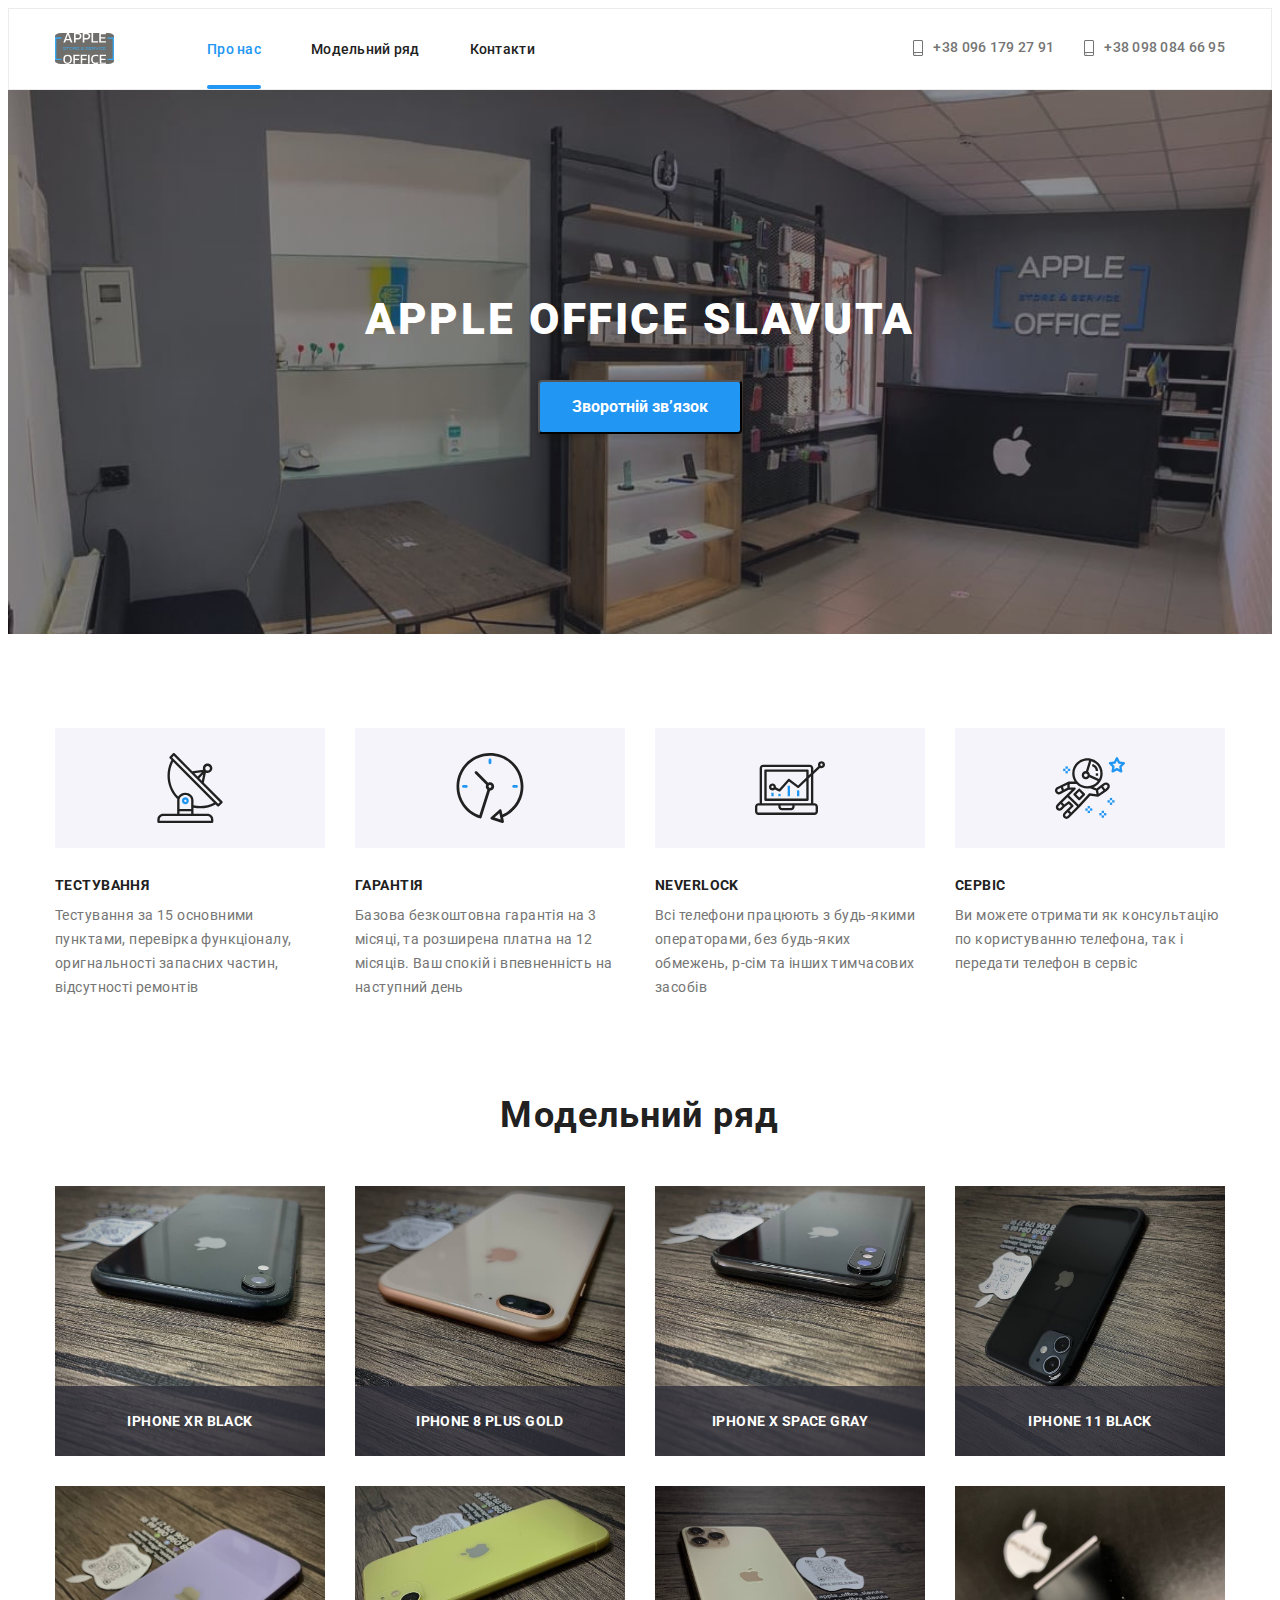
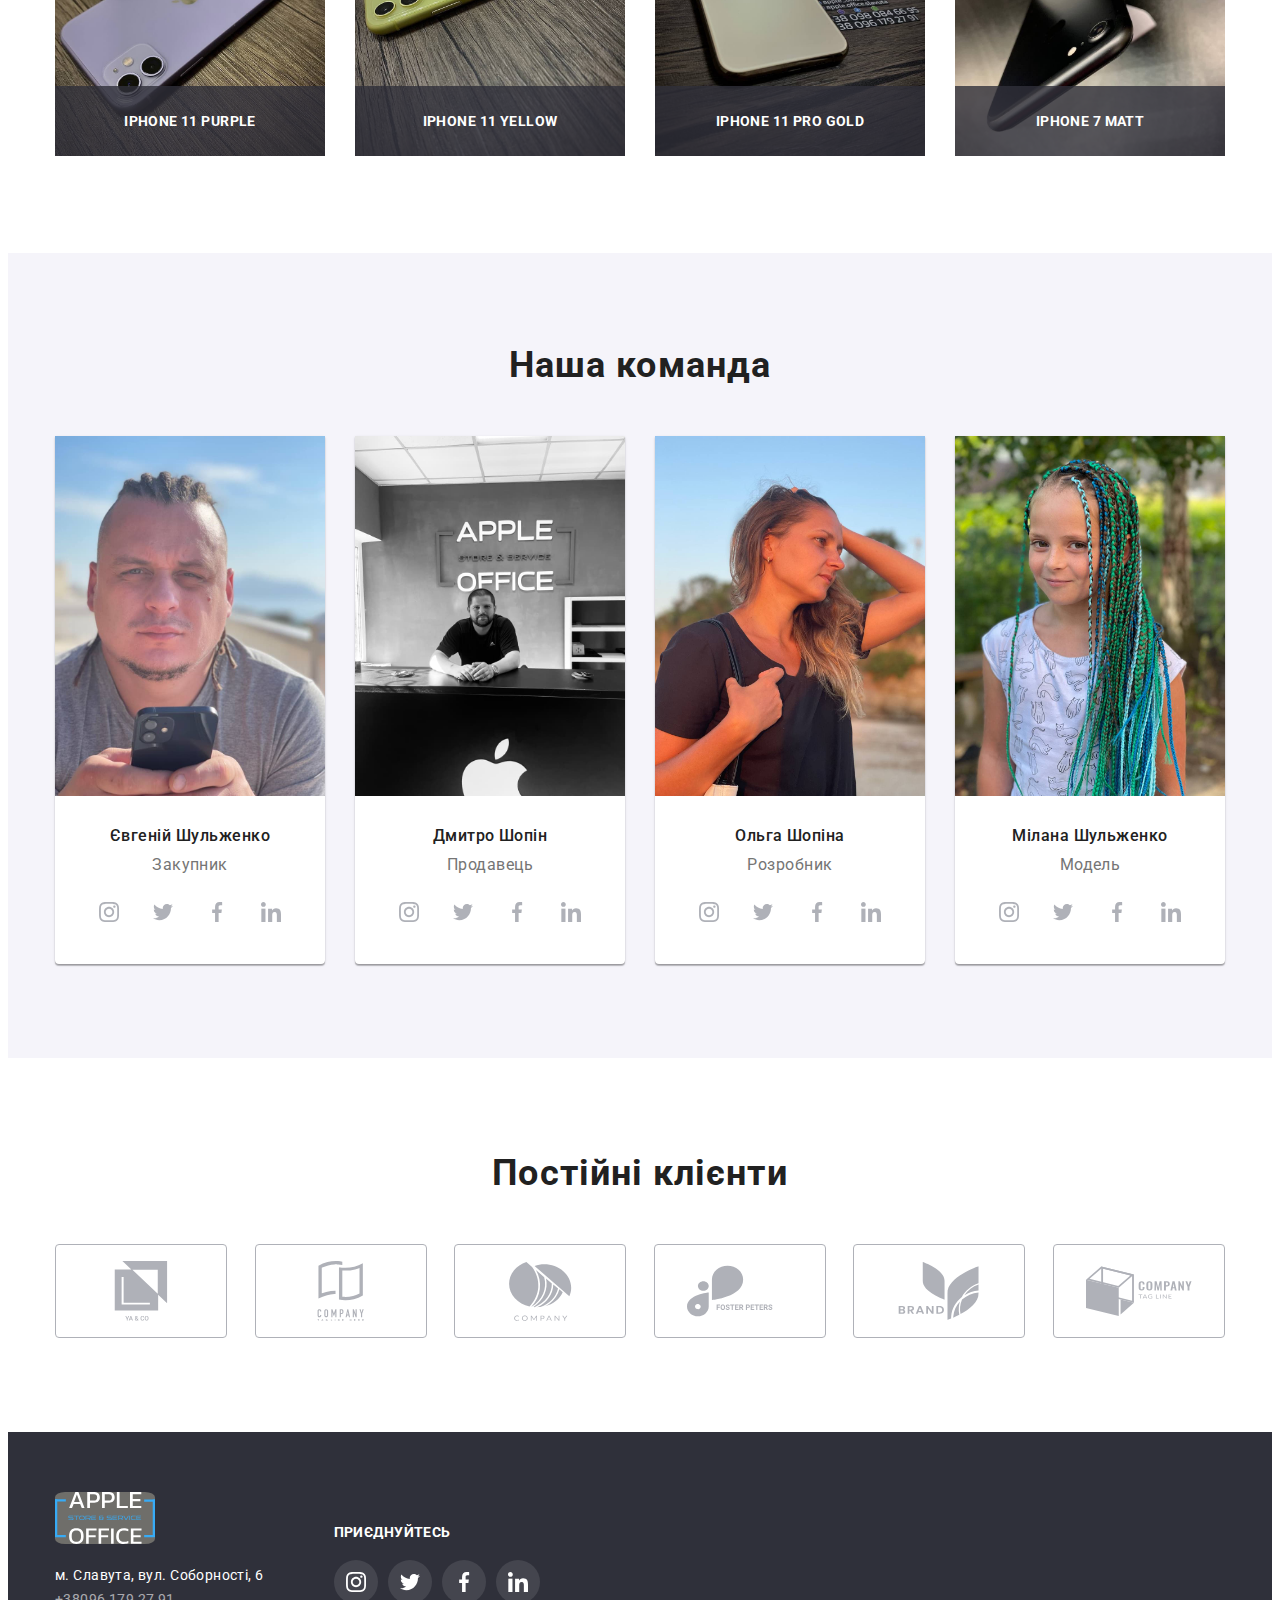
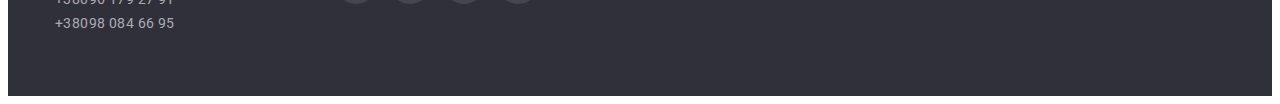
<file: index.html>
<!DOCTYPE html>
<html lang="ru">
<head>
    <meta charset="UTF-8">
    <meta http-equiv="X-UA-Compatible" content="IE=edge">
    <meta name="viewport" content="width=device-width, initial-scale=1.0">
    <title lang="en">Apple Office</title>
    <link rel="preconnect" href="https://fonts.googleapis.com">
    <link rel="preconnect" href="https://fonts.gstatic.com" crossorigin>
    <link href="https://fonts.googleapis.com/css2?family=Raleway:wght@700&family=Roboto:wght@400;500;700;900&display=swap"
        rel="stylesheet">
    <link rel="stylesheet" href="https://cdnjs.cloudflare.com/ajax/libs/modern-normalize/1.0.0/modern-normalize.min.css"
        integrity="sha512-ISS7cAi1PEhQ8jnbJpJZMd29NlhNj4AWYyLOSp2CE/CsHxTCu+r+t0D2yoJudVrd0/8fTVPUVDzY5Tvli75u/g=="
        crossorigin="anonymous" referrerpolicy="no-referrer" />
    <link rel="stylesheet" href="https://cdnjs.cloudflare.com/ajax/libs/animate.css/4.1.1/animate.min.css" />
        <link rel="stylesheet" href="./css/styles.css">
</head>

<body>
    <header class="header">
        <div class="conteiner">
        <nav class="header-nav">
            <a class="logo link animate__fadeIn" href="./index.html">
                <img class="logo-img" src="./images/logo.svg" alt="логотип" width="59">
            </a>
            <ul class="nav-list list">
                <li class="nav-item">
                    <a class="nav-link link active" href="./index.html">Про нас</a>
                </li>
                <li class="nav-item">
                    <a class="nav-link link" href="./models.html">Модельний ряд</a>
                </li>
                <li class="nav-item">
                    <a class="nav-link link" href="./index.html">Контакти</a>
                </li>
            </ul>
        </nav>
            <ul class="header-contact-list list">
                <li class="header-contact-item">
        <a class="contact-link1 link" href="tel:+380961792791">
            <svg class="contact-icon-smartphone1">
                <use href="./images/sprite.svg#icon-smartphone">
                </use>
            </svg>
            +38 096 179 27 91
        </a>
        </li>
                <li class="header-contact-item">
        <a class="contact-link2 link" href="tel:+380980846695">
            <svg class="contact-icon-smartphone2">
                <use href="./images/sprite.svg#icon-smartphone">
                </use>
            </svg>
            +38 098 084 66 95</a>
                </li>
    </ul>  
    </div>
    </header>

    <main>
        <!--HERO-->
        <section class="hero">
            <div class="conteiner">
            <h1 class="hero-title" lang="en">Apple Office Slavuta</h1>
            <div class="hero-button-magic">
            <button class="modal-button" type="button" data-modal-open>Зворотній звʼязок</button>
            </div>
        </div>
        </section>

        <!--BENEFITS-->
        <section class="benefits">
            <div class="conteiner">
            <ul class="benefits-list">
                <li class="benefits-item list">
                    <div class="benefits-icon-bg">
                        <svg class="benefits-icon-icon">
                            <use href="./images/sprite.svg#icon-antenna"></use>
                        </svg>
                    </div>
                    <h3 class="benefits-title">Тестування</h3>
                    <p class="benefits-text">Тестування за 15 основними пунктами, перевірка функціоналу, оригнальності
                        запасних частин, відсутності ремонтів</p>
                </li>
                <li class="benefits-item list">
                    <div class="benefits-icon-bg">
                        <svg class="benefits-icon-icon">
                            <use href="./images/sprite.svg#icon-clock"></use>
                        </svg>
                    </div>
                    <h3 class="benefits-title">Гарантія</h3>
                    <p class="benefits-text">Базова безкоштовна гарантія на 3 місяці, та розширена платна на 12 місяців. Ваш спокій і впевненність на наступний день
                    </p>
                </li>
                <li class="benefits-item list">
                    <div class="benefits-icon-bg">
                        <svg class="benefits-icon-icon">
                            <use href="./images/sprite.svg#icon-diagram"></use>
                        </svg>
                    </div>
                    <h3 class="benefits-title" lang="en">Neverlock</h3>
                    <p class="benefits-text">Всі телефони працюють з будь-якими операторами, без будь-яких обмежень,
                        р-сім та інших тимчасових засобів</p>
                </li>
                <li class="benefits-item list">
                    <div class="benefits-icon-bg">
                        <svg class="benefits-icon-icon">
                            <use href="./images/sprite.svg#icon-astronaut"></use>
                        </svg>
                    </div>
                    <h3 class="benefits-title">Сервіс</h3>
                    <p class="benefits-text">Ви можете отримати як консультацію по користуванню телефона, так і передати
                        телефон в сервіс</p>
                </li>
            </ul>
            </div>
        </section>

        <!--MODELS-->
        <section class="models">
            <div class="conteiner">
            <h2 class="title">Модельний ряд</h2>
            <ul class="models-list list">
                <li class="models-item">
                <div class="models-div-for-text">
                    <img class="models-img" src="./images/models/model-1.jpg" alt="Айфон ІКС АР" width="270" height="260">
                <p class="models-absolute-text">
                    iPhone Xr Black
                </p>
                </div>
                </li>
                <li class="models-item">
                <div class="models-div-for-text">
                    <img class="models-img" src="./images/models/model-2.jpg" alt="Айфон 8 Плюс" width="270" height="260">
                <p class="models-absolute-text">
                    iPhone 8 Plus Gold
                </p>
                </div>
                </li>
                <li class="models-item">
                <div class="models-div-for-text">
                    <img class="models-img" src="./images/models/model-3.jpg" alt="Айфон ІКС" width="270" height="260">
                <p class="models-absolute-text">
                    iPhone X Space Gray
                </p>
                </div>
                </li>
                <li class="models-item">
                <div class="models-div-for-text">
                    <img class="models-img" src="./images/models/model-4.jpg" alt="Айфон 11" width="270" height="260">
                <p class="models-absolute-text">
                    iPhone 11 Black
                </p>
                </div>
                </li>
                <li class="models-item">
                <div class="models-div-for-text">
                    <img class="models-img" src="./images/models/model-5.jpg" alt="Айфон 11" width="270" height="260">
                <p class="models-absolute-text">
                    iPhone 11 Purple
                </p>
                </div>
                </li>
                <li class="models-item">
                <div class="models-div-for-text">
                    <img class="models-img" src="./images/models/model-6.jpg" alt="Айфон 11" width="270" height="260">
                <p class="models-absolute-text">
                    iPhone 11 Yellow
                </p>
                </div>
                </li>
                <li class="models-item">
                <div class="models-div-for-text">
                    <img class="models-img" src="./images/models/model-7.jpg" alt="Айфон 11 Про" width="270" height="260">
                <p class="models-absolute-text">
                    iPhone 11 Pro Gold
                </p>
                </div>
                </li>
                <li class="models-item">
                <div class="models-div-for-text">
                    <img class="models-img" src="./images/models/model-8.jpg" alt="Айфон 7" width="270" height="260">
                <p class="models-absolute-text">
                    iPhone 7 Matt
                </p>
                </div>
                </li>
            </ul>
        </div>
        </section>

        <!--SALERS-->
        <section class="salers">
            <div class="conteiner">
            <h2 class="title">Наша команда</h2>
            <ul class="salers-list list">
                <li class="salers-item">
                    <img class="salers-img" src="./images/salers/saler-img-1.jpg" alt="Перший продавець" width="270"
                        height="260">
                    <div class="salers-item-wrapper">
                        <h3 class="salers-2-title">Євгеній Шульженко</h3>
                    <p class="salers-text">Закупник</p>
                    <ul class="social-icon">
                        <il class="social-icon-item list">
                            <a href="https://www.instagram.com/kotfriend/" class="social-icon-link link" target="_blank" rel="noopener noreferrer">
                                <svg class="social-icon-svg">
                                    <use href="./images/sprite.svg#icon-instagram"></use>
                                </svg>
                            </a></il>
                        <il class="social-icon-item list">
                            <a href="" class="social-icon-link link">
                                <svg class="social-icon-svg">
                                    <use href="./images/sprite.svg#icon-twitter"></use>
                                </svg>
                            </a></il>
                        <il class="social-icon-item list">
                            <a href="" class="social-icon-link link">
                                <svg class="social-icon-svg">
                                    <use href="./images/sprite.svg#icon-facebook"></use>
                                </svg>
                            </a></il>
                        <il class="social-icon-item list">
                            <a href="" class="social-icon-link link">
                                <svg class="social-icon-svg">
                                    <use href="./images/sprite.svg#icon-linkedin"></use>
                                </svg>
                            </a></il>
                    </ul>
                    </div>
                </li>
                <li class="salers-item">
                    <img class="salers-img" src="./images/salers/saler-img-2.jpg" alt="Другий продавець" width="270"
                        height="260">
                    <div class="salers-item-wrapper">
                    <h3 class="salers-2-title">Дмитро Шопін</h3>
                    <p class="salers-text">Продавець</p>
                    <ul class="social-icon">
                        <il class="social-icon-item list">
                            <a href="https://www.instagram.com/_dima.shopin_/" class="social-icon-link link" target="_blank" rel="noopener noreferrer">
                                <svg class="social-icon-svg">
                                    <use href="./images/sprite.svg#icon-instagram"></use>
                                </svg>
                            </a>
                        </il>
                        <il class="social-icon-item list">
                            <a href="" class="social-icon-link link">
                                <svg class="social-icon-svg">
                                    <use href="./images/sprite.svg#icon-twitter"></use>
                                </svg>
                            </a>
                        </il>
                        <il class="social-icon-item list">
                            <a href="" class="social-icon-link link">
                                <svg class="social-icon-svg">
                                    <use href="./images/sprite.svg#icon-facebook"></use>
                                </svg>
                            </a>
                        </il>
                        <il class="social-icon-item list">
                            <a href="" class="social-icon-link link">
                                <svg class="social-icon-svg">
                                    <use href="./images/sprite.svg#icon-linkedin"></use>
                                </svg>
                            </a>
                        </il>
                    </ul>
                    </div>
                </li>
                <li class="salers-item">
                    <img class="salers-img" src="./images/salers/saler-img-3.jpg" alt="Другий продавець" width="270" height="260">
                    <div class="salers-item-wrapper">
                    <h3 class="salers-2-title">Ольга Шопіна</h3>
                    <p class="salers-text">Розробник</p>
                    <ul class="social-icon">
                        <il class="social-icon-item list">
                            <a href="https://www.instagram.com/olga.shopina.94/" class="social-icon-link link" target="_blank" rel="noopener noreferrer">
                                <svg class="social-icon-svg">
                                    <use href="./images/sprite.svg#icon-instagram"></use>
                                </svg>
                            </a>
                        </il>
                        <il class="social-icon-item list">
                            <a href="" class="social-icon-link link">
                                <svg class="social-icon-svg">
                                    <use href="./images/sprite.svg#icon-twitter"></use>
                                </svg>
                            </a>
                        </il>
                        <il class="social-icon-item list">
                            <a href="" class="social-icon-link link">
                                <svg class="social-icon-svg">
                                    <use href="./images/sprite.svg#icon-facebook"></use>
                                </svg>
                            </a>
                        </il>
                        <il class="social-icon-item list">
                            <a href="" class="social-icon-link link">
                                <svg class="social-icon-svg">
                                    <use href="./images/sprite.svg#icon-linkedin"></use>
                                </svg>
                            </a>
                        </il>
                    </ul>
                    </div>
                </li>
                <li class="salers-item">
                    <img class="salers-img" src="./images/salers/saler-img-4.jpg" alt="Другий продавець" width="270" height="260">
                    <div class="salers-item-wrapper">
                    <h3 class="salers-2-title">Мілана Шульженко</h3>
                    <p class="salers-text">Модель</p>
                    <ul class="social-icon">
                        <il class="social-icon-item list">
                            <a href="https://www.instagram.com/milana.kotfriend/" class="social-icon-link link" target="_blank" rel="noopener noreferrer">
                                <svg class="social-icon-svg">
                                    <use href="./images/sprite.svg#icon-instagram"></use>
                                </svg>
                            </a>
                        </il>
                        <il class="social-icon-item list">
                            <a href="" class="social-icon-link link">
                                <svg class="social-icon-svg">
                                    <use href="./images/sprite.svg#icon-twitter"></use>
                                </svg>
                            </a>
                        </il>
                        <il class="social-icon-item list">
                            <a href="" class="social-icon-link link">
                                <svg class="social-icon-svg">
                                    <use href="./images/sprite.svg#icon-facebook"></use>
                                </svg>
                            </a>
                        </il>
                        <il class="social-icon-item list">
                            <a href="" class="social-icon-link link">
                                <svg class="social-icon-svg">
                                    <use href="./images/sprite.svg#icon-linkedin"></use>
                                </svg>
                            </a>
                        </il>
                    </ul>
                    </div>
                </li>
            </ul>
            </div>
        </section>

<!--CUSTOMERS-->
    <section class="customers">
        <div class="conteiner">
            <h2 class="title">Постійні клієнти</h2>
            <ul class="customers-list list">
                <il class="customers-item">
                    <a href="" class="customers-link link">
                        <svg class="customers-icon use">
                            <use href="./images/sprite.svg#icon-group1"></use>
                        </svg>
                    </a>
                </il>
                <il class="customers-item">
                    <a href="" class="customers-link link">
                        <svg class="customers-icon use">
                            <use href="./images/sprite.svg#icon-group2"></use>
                        </svg>
                    </a>
                </il>
                <il class="customers-item">
                    <a href="" class="customers-link link">
                        <svg class="customers-icon use">
                            <use href="./images/sprite.svg#icon-group3"></use>
                        </svg>
                    </a>
                </il>
                <il class="customers-item">
                    <a href="" class="customers-link link">
                        <svg class="customers-icon use">
                            <use href="./images/sprite.svg#icon-group4"></use>
                        </svg>
                    </a>
                </il>
                <il class="customers-item">
                    <a href="" class="customers-link link">
                        <svg class="customers-icon use">
                            <use href="./images/sprite.svg#icon-group5"></use>
                        </svg>
                    </a>
                </il>
                <il class="customers-item">
                    <a href="" class="customers-link link">
                        <svg class="customers-icon use">
                            <use href="./images/sprite.svg#icon-group6"></use>
                        </svg>
                    </a>
                </il>
            </ul>
        </div>
    </section>
    </main>

    <!--FOOTER-->
    <footer class="footer">
        <div class="conteiner">
            <div class="footer-left">
            <a class="logo link" href="./index.html">
                <img class="logo-img" src="./images/logo.svg" alt="логотип" width="100" height="52">
            </a>
            <address class="footer-adress adress">
                <ul class="footer-left-list list">
                    <li class="footer-left-item">
                        <a class="footer-left-adress link" href="https://goo.gl/maps/dvm2m9dj2dHpDb23A" target="_blank"
                            rel="noopener noreferrer">
                        м. Славута, вул. Соборності, 6</a>
                    </li>
                    <li class="footer-left-item">
                        <a class="footer-left-contact link" href="tel:+380961792791">+38096 179 27 91</a>
                    </li>
                    <li class="footer-left-item">
                        <a class="footer-left-contact link" href="tel:+380980846695">+38098 084 66 95</a>
                    </li>
                </ul>
            </address>
            </div>
            <div class="footer-right">
                <h3 class="footer-title-social">Приєднуйтесь</h3>
            <ul class="footer-icon-list list">
                <li class="footer-icon-item">
                    <a href="https://www.instagram.com/apple_office_slavuta/" class="footer-icon-link link" target="_blank" rel="noopener noreferrer">
                        <svg class="footer-icon-icon">
                            <use href="./images/sprite.svg#icon-instagram"></use>
                        </svg>
                    </a>
                </li>
                <li class="footer-icon-item">
                    <a href="" class="footer-icon-link link">
                        <svg class="footer-icon-icon">
                            <use href="./images/sprite.svg#icon-twitter"></use>
                        </svg>
                    </a>
                </li>
                <li class="footer-icon-item">
                    <a href="https://www.facebook.com/apple.office.slavuta/shop/" class="footer-icon-link link" target="_blank" rel="noopener noreferrer">
                        <svg class="footer-icon-icon">
                            <use href="./images/sprite.svg#icon-facebook"></use>
                        </svg>
                    </a>
                </li>
                <li class="footer-icon-item">
                    <a href="" class="footer-icon-link link">
                        <svg class="footer-icon-icon">
                            <use href="./images/sprite.svg#icon-linkedin"></use>
                        </svg>
                    </a>
                </li>
            </ul>
            </div>
        </div>
    </footer>

<!--MODAL WINDOWS-->
    <div class="darkbg is-hidden" data-modal> 
        <div class="modal-windows">
            <button type="button" class="modal-windows-button" data-modal-close>
                <svg class="modal-windows-button-icon">
                    <use href="./images/sprite.svg#icon-close"></use>
                </svg>
            </button>
        </div>
    </div>
    <script src="./js/modal.js"></script>
</body>

</html>
</file>
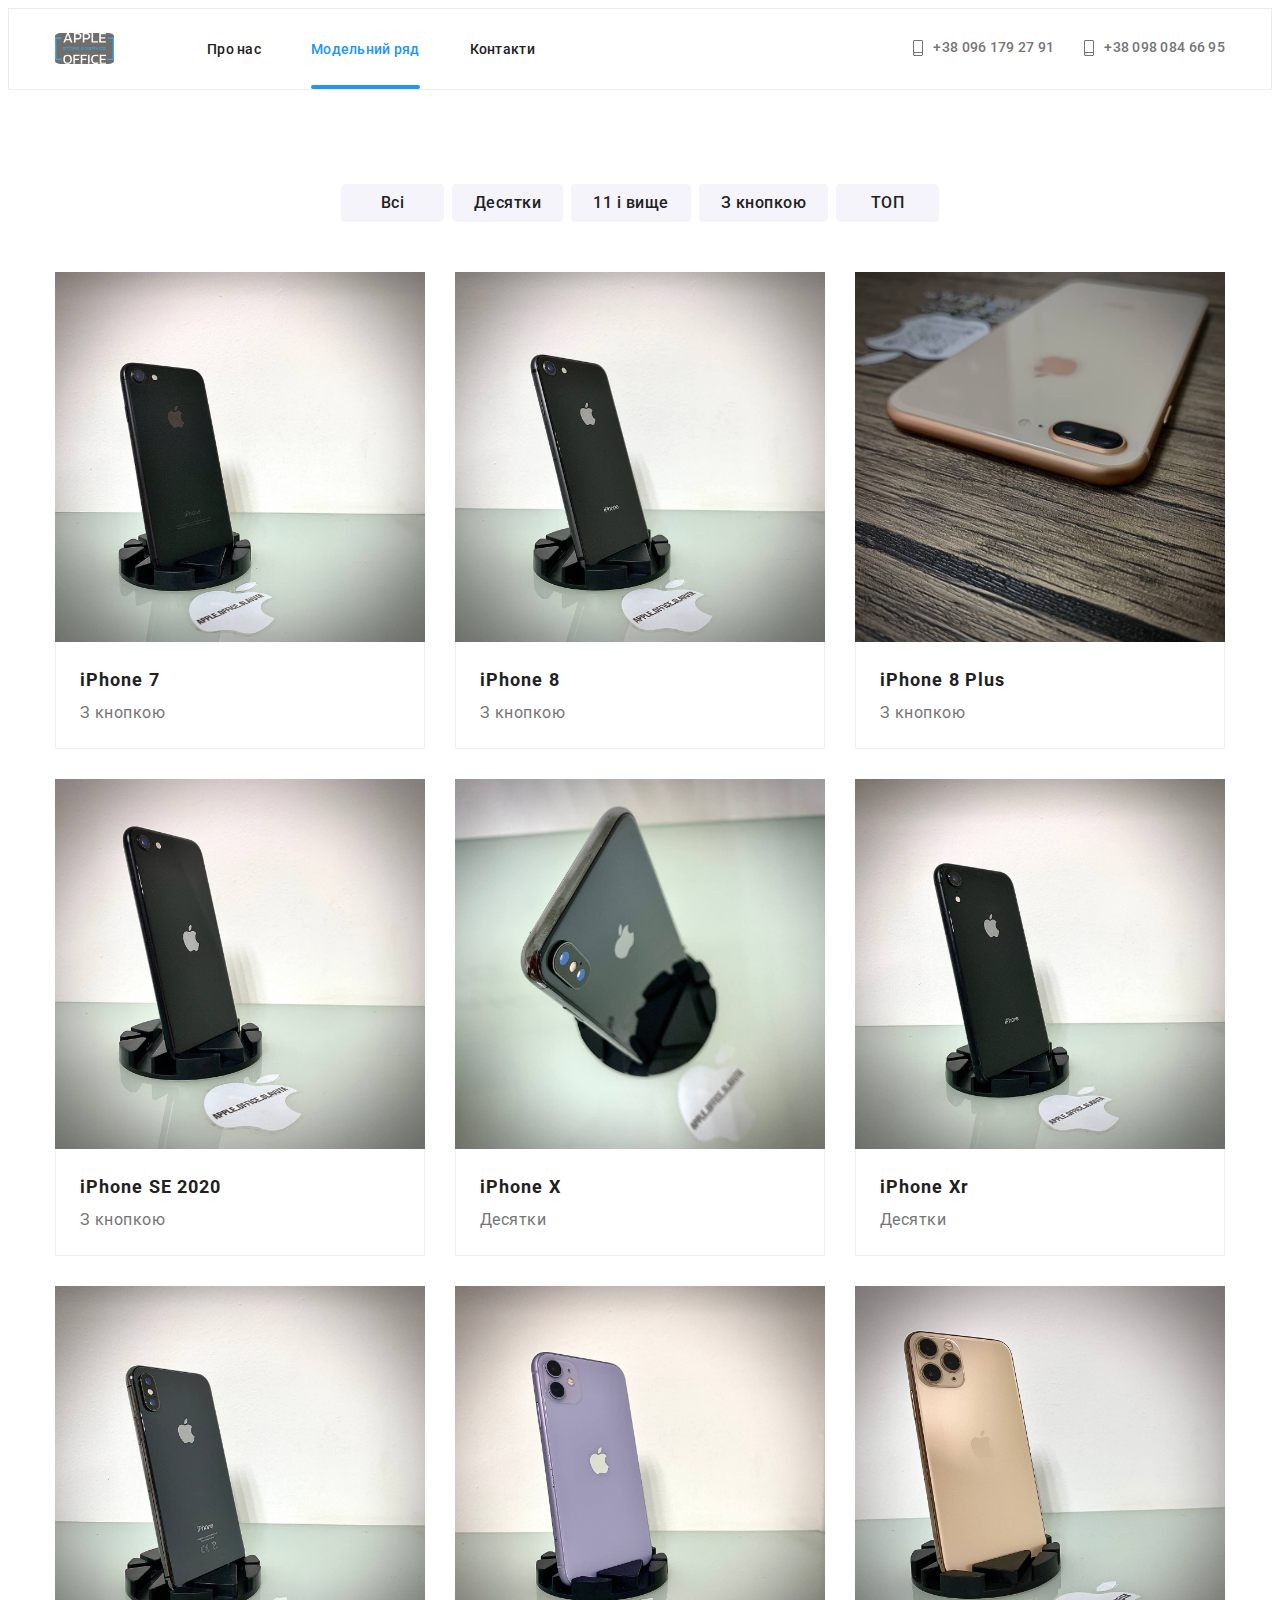
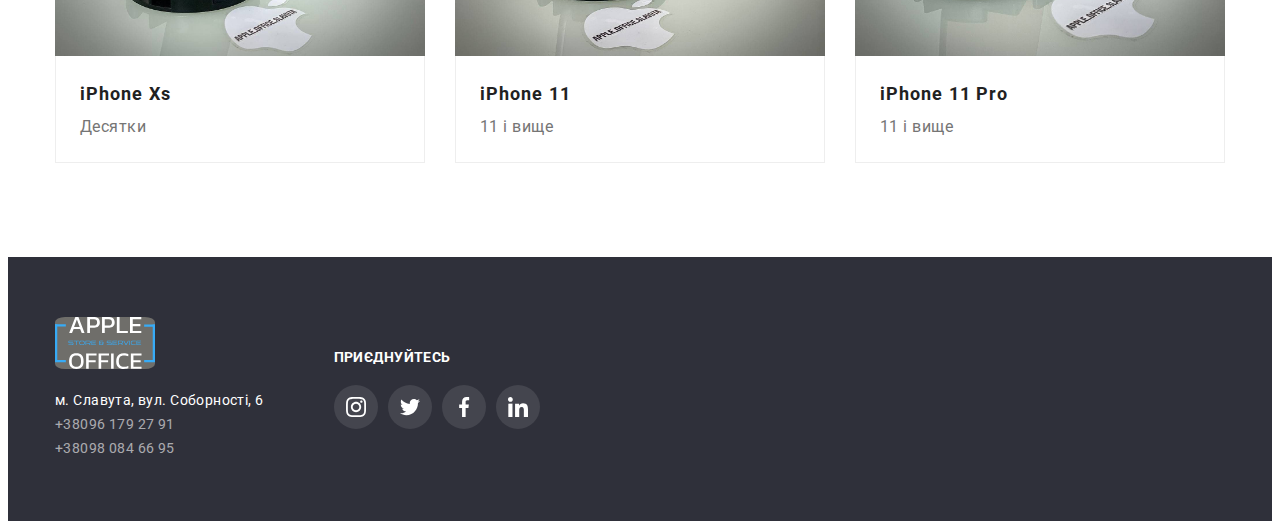
<file: models.html>
<!DOCTYPE html>
<html lang="ru">

<head>
    <meta charset="UTF-8">
    <meta http-equiv="X-UA-Compatible" content="IE=edge">
    <meta name="viewport" content="width=device-width, initial-scale=1.0">
    <title lang="en">Apple Office</title>
    <link rel="preconnect" href="https://fonts.googleapis.com">
    <link rel="preconnect" href="https://fonts.gstatic.com" crossorigin>
    <link
        href="https://fonts.googleapis.com/css2?family=Raleway:wght@700&family=Roboto:wght@400;500;700;900&display=swap"
        rel="stylesheet">
    <link rel="stylesheet" href="https://cdnjs.cloudflare.com/ajax/libs/modern-normalize/1.0.0/modern-normalize.min.css"
        integrity="sha512-ISS7cAi1PEhQ8jnbJpJZMd29NlhNj4AWYyLOSp2CE/CsHxTCu+r+t0D2yoJudVrd0/8fTVPUVDzY5Tvli75u/g=="
        crossorigin="anonymous" referrerpolicy="no-referrer" />
    <link rel="stylesheet" href="./css/styles.css">
</head>

<body>
<header class="header">
    <div class="conteiner">
        <nav class="header-nav">
            <a class="logo link animate__fadeIn" href="./index.html">
                <img class="logo-img" src="./images/logo.svg" alt="логотип" width="59">
            </a>
            <ul class="nav-list list">
                <li class="nav-item">
                    <a class="nav-link link" href="./index.html">Про нас</a>
                </li>
                <li class="nav-item">
                    <a class="nav-link link active" href="./models.html">Модельний ряд</a>
                </li>
                <li class="nav-item">
                    <a class="nav-link link" href="./index.html">Контакти</a>
                </li>
            </ul>
        </nav>
        <ul class="header-contact-list list">
            <li class="header-contact-item">
                <a class="contact-link1 link" href="tel:+380961792791">
                    <svg class="contact-icon-smartphone1">
                        <use href="./images/sprite.svg#icon-smartphone">
                        </use>
                    </svg>
                    +38 096 179 27 91
                </a>
            </li>
            <li class="header-contact-item">
                <a class="contact-link2 link" href="tel:+380980846695">
                    <svg class="contact-icon-smartphone2">
                        <use href="./images/sprite.svg#icon-smartphone">
                        </use>
                    </svg>
                    +38 098 084 66 95</a>
            </li>
        </ul>
    </div>
</header>

    <main>
        <!--Model Space-->
       <section class="model-space">
        <div class="conteiner">
        <ul class="model-space-button-list list">
            <li class="model-space-button-item">
                <button class="model-space-button" type="button">Всі</button>
            </li>
            <li class="model-space-button-item">
                <button class="model-space-button" type="button">Десятки</button>
            </li>
            <li class="model-space-button-item">
                <button class="model-space-button" type="button">11 і вище</button>
            </li>
            <li class="model-space-button-item">
                <button class="model-space-button" type="button">З кнопкою</button>
            </li>
            <li class="model-space-button-item">
                <button class="model-space-button" type="button">ТОП</button>
            </li>
        </ul>
        <ul class="model-space-list list">
            <li class="model-space-item">
                <a href="" class="model-space-link link">
                <div class="for-overlay">
                    <img class="model-space-img" lang="en" src="./images/phones/iphone7.jpg" alt="iPhone 7" width="370" height="294">
                <p class="overlay">Размеры iPhone 7: 138,3×67,1×7,1 мм
                iPhone 7 Plus: 158,2×77,9×7,3 мм[3]
                Масса
                iPhone 7: 138 г
                iPhone 7 Plus: 188 г [3]
                Операционная система iOS 10 (стартовая), iOS 15.6.1 (Август, 2022)
                Процессор Apple A10 Fusion 4 ядра 64 бита 2.34 ГГц[2] ARMv8-A
                </p>
                </div>
                    <div class="model-wrapper">
                <h3 class="model-space-title" lang="en">iPhone 7</h3>
                <p class="model-space-text">З кнопкою</p>
                </div>
                </a>
            </li>
            <li class="model-space-item">
                <a href="" class="model-space-link link">
                    <div class="for-overlay">
                    <img class="model-space-img" lang="en" src="./images/phones/iphone8.jpg" alt="iPhone 8" width="370" height="294">
                    <p class="overlay">
                        Размеры iPhone 8: 138,4×67,3×7,3 мм iPhone 8 Plus: 158,4×78,1×7,5 мм
                        Масса iPhone 8: 148 г iPhone 8 Plus: 202 г
                        Операционная система iOS 11 (стартовая), iOS 15.6.1 (Август, 2022)
                        Процессор Apple A11 Bionic, 6 ядер, 64 бита ARMv8-A</p>
                    </div>
                    <div class="model-wrapper">
                    <h3 class="model-space-title" lang="en">iPhone 8</h3>
                    <p class="model-space-text">З кнопкою</p>
                    </div>
                </a>
            </li>
            <li class="model-space-item">
                <a href="" class="model-space-link link">
                <div class="for-overlay">
                    <img class="model-space-img" lang="en" src="./images/phones/iphone8plus.jpg" alt="iPhone 8 Plus" width="370" height="294">
                <p class="overlay">Размеры
                iPhone 8: 138,4×67,3×7,3 мм
                iPhone 8 Plus: 158,4×78,1×7,5 мм[1]
                Масса
                iPhone 8: 148 г
                iPhone 8 Plus: 202 г[1]
                Операционная система iOS 11 (стартовая), iOS 15.6.1 (Август, 2022)
                Процессор Apple A11 Bionic, 6 ядер, 64 бита ARMv8-A
                </p>
                </div>
                    <div class="model-wrapper">
                <h3 class="model-space-title" lang="en">iPhone 8 Plus</h3>
                <p class="model-space-text">З кнопкою</p>
                </div>
                </a>
            </li>
            <li class="model-space-item">
                <a href="" class="model-space-link link">
                <div class="for-overlay">
                    <img class="model-space-img" lang="en" src="./images/phones/iphonese.jpg" alt="iPhone SE 2020" width="370" height="294">
                <p class="overlay">Размеры 138,4×67,3×7,3 мм
                Масса 148 г
                Операционная система iOS 13 (изначально, доступно обновление до iOS 15)
                Процессор Apple A13 Bionic
                </p>
                </div>
                    <div class="model-wrapper">
                <h3 class="model-space-title" lang="en">iPhone SE 2020</h3>
                <p class="model-space-text">З кнопкою</p>
                </div>
                </a>
            </li>
            <li class="model-space-item">
                <a href="" class="model-space-link link">
                <div class="for-overlay">
                    <img class="model-space-img" lang="en" src="./images/phones/iphonex.jpg" alt="iPhone X" width="370" height="294">
                <p class="overlay">Тип Смартфон
                Форм-фактор Безрамочный
                Масса 174 грамма
                Операционная система iOS 11 (изначально, поддерживается обновление до iOS 16)
                Процессор Apple A11 Bionic
                </p>
                </div>
                    <div class="model-wrapper">
                <h3 class="model-space-title" lang="en">iPhone X</h3>
                <p class="model-space-text">Десятки</p>
                </div>
                </a>
            </li>
            <li class="model-space-item">
                <a href="" class="model-space-link link">
                <div class="for-overlay">
                    <img class="model-space-img" lang="en" src="./images/phones/iphonexr.jpg" alt="iPhone Xr" width="370" height="294">
                <p class="overlay">Размеры 150,9 х 75,7 х 8,3 мм
                Масса 194 г
                Операционная система iOS 12 (изначально, поддерживается обновление до iOS 15)
                Процессор Apple A12 Bionic, 6 ядер
                </p>
                </div>
                    <div class="model-wrapper">
                <h3 class="model-space-title" lang="en">iPhone Xr</h3>
                <p class="model-space-text">Десятки</p>
                </div>
                </a>
            </li>
            <li class="model-space-item">
                <a href="" class="model-space-link link">
                <div class="for-overlay">
                    <img class="model-space-img" lang="en" src="./images/phones/iphonexs.jpg" alt="iPhone Xs" width="370" height="294">
                <p class="overlay">Размеры
                iPhone Xs
                143,6×70,9×7,7 мм
                iPhone XS Max
                157,5×77,4×7,7 мм
                Масса
                XS: 177 г
                XS Max: 208 г
                Операционная система iOS 12 (изначально, поддерживается обновление до iOS 15)
                Процессор Apple A12 Bionic, 6 ядер
                </p>
                </div>
                    <div class="model-wrapper">
                <h3 class="model-space-title" lang="en">iPhone Xs</h3>
                <p class="model-space-text">Десятки</p>
                </div>
                </a>
            </li>
            <li class="model-space-item">
                <a href="" class="model-space-link link">
                <div class="for-overlay">
                    <img class="model-space-img" lang="en" src="./images/phones/iphone11.jpg" alt="iPhone 11" width="370" height="294">
                <p class="overlay">Тип Смартфон
                Форм-фактор Безрамочный
                Масса 194 г
                Операционная система iOS 13 (изначально, поддерживается обновление до iOS 15.6.1)
                Процессор Apple A13 Bionic
                </p>
                </div>
                    <div class="model-wrapper">
                <h3 class="model-space-title" lang="en">iPhone 11</h3>
                <p class="model-space-text">11 і вище</p>
                </div>
                </a>
            </li>
            <li class="model-space-item">
                <a href="" class="model-space-link link">
                <div class="for-overlay">
                    <img class="model-space-img" lang="en" src="./images/phones/iphone11pro.jpg" alt="iPhone 11 Pro" width="370" height="294">
                <p class="overlay">Размеры
                iPhone 11 Pro
                144 x 71,4 x 8,1 мм
                iPhone 11 Pro Max
                158 x 77,8 x 8,1 мм
                Масса
                iPhone 11 Pro
                188 г
                iPhone 11 Pro Max
                226 г
                Операционная система iOS 13 (изначально, поддерживается обновление до iOS 15)
                Процессор Apple A13 Bionic, 6 ядер (Два ядра 2.66 ГГц Lightning, четыре ядра 1.82 ГГц Thunder)
                </p>
                </div>
                    <div class="model-wrapper">
                <h3 class="model-space-title" lang="en">iPhone 11 Pro</h3>
                <p class="model-space-text">11 і вище</p>
                </div>
                </a>
            </li>
        </ul>
        </div>
       </section>
    </main>

<footer class="footer">
    <div class="conteiner">
        <div class="footer-left">
            <a class="logo link" href="./index.html">
                <img class="logo-img" src="./images/logo.svg" alt="логотип" width="100" height="52">
            </a>
            <address class="footer-adress adress">
                <ul class="footer-left-list list">
                    <li class="footer-left-item">
                        <a class="footer-left-adress link" href="https://goo.gl/maps/dvm2m9dj2dHpDb23A" target="_blank"
                            rel="noopener noreferrer">
                            м. Славута, вул. Соборності, 6</a>
                    </li>
                    <li class="footer-left-item">
                        <a class="footer-left-contact link" href="tel:+380961792791">+38096 179 27 91</a>
                    </li>
                    <li class="footer-left-item">
                        <a class="footer-left-contact link" href="tel:+380980846695">+38098 084 66 95</a>
                    </li>
                </ul>
            </address>
        </div>
        <div class="footer-right">
            <h3 class="footer-title-social">Приєднуйтесь</h3>
            <ul class="footer-icon-list list">
                <li class="footer-icon-item">
                    <a href="https://www.instagram.com/apple_office_slavuta/" class="footer-icon-link link"
                        target="_blank" rel="noopener noreferrer">
                        <svg class="footer-icon-icon">
                            <use href="./images/sprite.svg#icon-instagram"></use>
                        </svg>
                    </a>
                </li>
                <li class="footer-icon-item">
                    <a href="" class="footer-icon-link link">
                        <svg class="footer-icon-icon">
                            <use href="./images/sprite.svg#icon-twitter"></use>
                        </svg>
                    </a>
                </li>
                <li class="footer-icon-item">
                    <a href="https://www.facebook.com/apple.office.slavuta/shop/" class="footer-icon-link link"
                        target="_blank" rel="noopener noreferrer">
                        <svg class="footer-icon-icon">
                            <use href="./images/sprite.svg#icon-facebook"></use>
                        </svg>
                    </a>
                </li>
                <li class="footer-icon-item">
                    <a href="" class="footer-icon-link link">
                        <svg class="footer-icon-icon">
                            <use href="./images/sprite.svg#icon-linkedin"></use>
                        </svg>
                    </a>
                </li>
            </ul>
        </div>
    </div>
</footer>
</body>

</html>
</file>
<file: css/styles.css>
:root {
    --main-font: 'Roboto', sans-serif;
    --secondary-font: 'Raleway',sans-serif;
    --accent-color: #2196F3;
    --title-block: 50px;
}

/* ------------ BASICS -------- */
body {
    font-family: var(--main-font);
}
h1,
h2,
h3,
h4,
h5,
h6,
p {
    margin: 0;
}
ul,
ol {
    margin: 0;
    padding: 0;
}
img {
    display: block;
    max-width: 100%;
    height: auto;
}
.link {
    text-decoration: none;
}
.list {
    list-style: none;
}
.adress {
    font-style: normal;
}
/* ------------ END BASICS -------- */

/* ------------ COMPONENTS -------- */
.title {
    font-weight: 700;
    font-size: 36px;
    line-height: 1.17;
    text-align: center;
    letter-spacing: 0.03em;
    color: #212121;
    margin-bottom: var(--title-block);
}
.conteiner {
    width: 1170px;
    margin: 0 auto;
    padding-left: 15px;
    padding-right: 15px;
}
.logo {
    animation-duration: 1000ms;
    animation-iteration-count: infinite;
}
.logo-img {
    border-radius: 10%;
}
/* ------------ END COMPONENTS -------- */

/* ------------ HEADER -------- */
.header {
padding-top: 24px;
padding-bottom: 25px;
border: 1px solid #ECECEC;
}
.header .conteiner {
display: flex;
align-items: center;
}
.header-nav {
    display: flex;
    align-items: center;
}
.nav-list {
    display: flex;
    align-items: center;
}
.header .logo {
    margin-right: 93px;
}
.nav-item:not(:last-child) {
    margin-right: 50px;
}
.nav-link {
    font-weight: 500;
    font-size: 14px;
    line-height: 1.14;
    letter-spacing: 0.02em;
    color: #212121;
    transition: color 250ms cubic-bezier(0.4, 0, 0.2, 1);
}
.nav-link:hover,
.nav-link:focus {
    color: var(--accent-color);
}
.active {
    position: relative;
    color: #2196F3;
}
.active::after {
    content: "";
    position: absolute;
    left: 0;
    bottom: -32px;
    display: block;
    width: 100%;
    height: 4px;
    background: #2196F3;
    border-radius: 2px;
}
.header-contact-list {
    display: flex;
    align-items: center;
    margin-left: auto;
}
.contact-icon-smartphone1 {
    width: 10px;
    height: 16px;
    fill: #757575;
    margin-right: 10px;
    transition: color 250ms cubic-bezier(0.4, 0, 0.2, 1);
}
.contact-link1 {
    font-weight: 500;
    font-size: 14px;
    line-height: 1.14;
    letter-spacing: 0.02em;
    color: #757575;
    margin-right: 30px;
    display: flex;
    align-items: center;
    transition: color 250ms cubic-bezier(0.4, 0, 0.2, 1);
}
.contact-icon-smartphone2 {
    width: 10px;
    height: 16px;
    fill: #757575;
    margin-right: 10px;
    transition: fill 250ms cubic-bezier(0.4, 0, 0.2, 1);
}
.contact-link2 {
    font-weight: 500;
    font-size: 14px;
    line-height: 1.14;
    letter-spacing: 0.02em;
    color: #757575;
    display: flex;
    align-items: center;
    transition: color 250ms cubic-bezier(0.4, 0, 0.2, 1);
}
.contact-link1:hover,
.contact-link1:focus,
.contact-link2:hover,
.contact-link2:focus {
    color: var(--accent-color);
}
.contact-link1:hover .contact-icon-smartphone1,
.contact-link1:focus .contact-icon-smartphone1,
.contact-link2:hover .contact-icon-smartphone2,
.contact-link2:focus .contact-icon-smartphone2 {
    fill: var(--accent-color);
}
/* ------------ END HEADER -------- */

/* ------------ HERO -------- */
.hero {
    background-image: linear-gradient(rgba(47, 48, 58, 0.4), rgba(47, 48, 58, 0.4)),
     url("../images/hero/hero-back3.jpg");
    background-color: #2F303A;
    padding-top: 200px;
    padding-bottom: 200px;
    background-repeat: no-repeat;
    background-size: cover;
}
.modal-button {
    min-width: 200px;
    padding: 10px 32px;
    font-family: var(--main-font);
    font-weight: 700;
    font-size: 16px;
    line-height: 1.88;
    cursor: pointer;
    color: #FFFFFF;
    background: #2196F3;
    box-shadow: 0px 4px 4px rgba(0, 0, 0, 0.15);
    border-radius: 4px;
}
.hero-button-magic {
    display: flex;
    justify-content: center;
}
.hero-title {
    font-weight: 900;
    font-size: 44px;
    line-height: 1.36;
    text-align: center;
    letter-spacing: 0.06em;
    text-transform: uppercase;
    color: #FFFFFF;
    margin-bottom: 30px;
}
/* ------------ END HERO -------- */

/* ------------ BENEFITS -------- */
.benefits {
    padding-top: 94px;
    padding-bottom: 47px;
}
.benefits-list {
    display: flex;
    margin-left: -30px;
    margin-top: -30px;
}
.benefits-item {
    margin-left: 30px;
    margin-top: 30px;
    flex-basis: calc(100% / 4 - 30px);
}
.benefits-title {
        font-weight: 700;
        font-size: 14px;
        line-height: 1.14;
        letter-spacing: 0.03em;
        text-transform: uppercase;
        color: #212121;
        margin-bottom: 10px;
}
.benefits-text {
        font-weight: 400;
        font-size: 14px;
        line-height: 1.71;
        letter-spacing: 0.03em;
        color: #757575;
}
.benefits-icon-bg {
    display: flex;
    align-items: center;
    justify-content: center;
    height: 120px;
    background-color: #F5F4FA;
    margin-bottom: 30px;
}
.benefits-icon-icon {
    width: 70px;
    height: 70px;
}
/* ------------ END BENEFITS -------- */

/* ------------ MODELS -------- */
.models {
    padding-top: 47px;
    padding-bottom: 97px;
}
.models-list {
    display: flex;
    margin-left: -30px;
    margin-top: -30px;
    flex-wrap: wrap;
}
.models-item {
    margin-left: 30px;
    margin-top: 30px;
    flex-basis: calc(100% / 4 - 30px);
}
.models-div-for-text {
    position: relative;
}
.models-absolute-text {
    position: absolute;
    bottom: 0;
    left: 0;
    width: 100%;
    padding-top: 27px;
    padding-bottom: 27px;
    background-color: rgba(47, 48, 58, 0.8);
    font-family: var(--accent-color);
    font-weight: 700;
    font-size: 14px;
    line-height: 16px;
    text-align: center;
    letter-spacing: 0.03em;
    text-transform: uppercase;
    color: #FFFFFF;
}
/* ------------ END MODELS -------- */

/* ------------ SALERS -------- */
.salers {
    background-color: #F5F4FA;
    padding-top: 91px;
    padding-bottom: 94px;
}
.salers-2-title {
        font-weight: 500;
        font-size: 16px;
        line-height: 1.19;
        text-align: center;
        letter-spacing: 0.03em;
        color: #212121;
        margin-bottom: 10px;
}
.salers-text {
        font-weight: 400;
        font-size: 16px;
        line-height: 1.19;
        text-align: center;
        letter-spacing: 0.03em;
        color: #757575;
}
.salers-list {
    display: flex;
    margin-left: -30px;
    margin-top: -30px;
}
.salers-item {
    margin-left: 30px;
    margin-top: 30px;
    flex-basis: calc(100% / 4 - 30px);
    background: #FFFFFF;
    box-shadow: 0px 1px 3px rgba(0, 0, 0, 0.12), 0px 1px 1px rgba(0, 0, 0, 0.14), 0px 2px 1px rgba(0, 0, 0, 0.2);
    border-radius: 0px 0px 4px 4px;
}
.salers-item-wrapper {
    padding-top: 30px;
    padding-bottom: 30px;
}
.social-icon {
    display: flex;
    align-items: center;
    justify-content: space-between;
    padding-left: 32px;
    padding-right: 32px;
    margin-top: 16px;
}
.social-icon-link {
    display: flex;
    align-items: center;
    justify-content: center;
    width: 44px;
    height: 44px;
    border-radius: 50%;
    transition: background-color 250ms cubic-bezier(0.4, 0, 0.2, 1);
}
.social-icon-link:hover,
.social-icon-link:focus {
    background-color: #2196F3;
}
.social-icon-svg {
    width: 20px;
    height: 20px;
    fill: #afb1b8;
    transition: fill 250ms cubic-bezier(0.4, 0, 0.2, 1);
}
.social-icon-link:hover .social-icon-svg,
.social-icon-link:focus .social-icon-svg {
    fill: #FFFFFF;
}
/* ------------ END SALERS -------- */

/* ------------ CUSTOMERS -------- */
.customers {
    padding-top: 94px;
    padding-bottom: 94px;
}
.customers-list {
    display: flex;
    align-items: center;
    justify-content: space-between;
}
.customers-icon{
    width: 106px;
    height: 60px;
    fill: #AFB1B8;
    transition: fill 250ms cubic-bezier(0.4, 0, 0.2, 1);
}
.customers-link {
    display: flex;
    align-items: center;
    justify-content: center;
    width: 170px;
    height: 92px;
    border: 1px solid #AFB1B8;
    border-radius: 4px;
    transition: border 250ms cubic-bezier(0.4, 0, 0.2, 1);
}
.customers-link:hover,
.customers-link:focus {
    border: 1px solid var(--accent-color);
}
.customers-link:hover .customers-icon,
.customers-link:focus .customers-icon {
    fill: var(--accent-color);
}
/* ------------ END CUSTOMERS -------- */

/* ------------ MODEL SPACE -------- */
.model-space {
    margin-top: 94px;
    margin-bottom: 94px;
}
.model-space-button-list {
    display: flex;
    justify-content: center;
    margin-top: -8px;
    margin-left: -8px;
    margin-bottom: 50px;
}
.model-space-button-item {
    margin-top: 8px;
    margin-left: 8px;
}
.model-space-button {
        font-family: var(--main-font);
        font-weight: 500;
        font-size: 16px;
        line-height: 1.62;
        text-align: center;
        letter-spacing: 0.03em;
        cursor: pointer;
        color: #212121;

        min-width: 103px;
        padding: 6px 22px;
        background: #F5F4FA;
        border-radius: 4px;
        border: 0px;
        transition: background-color 250ms cubic-bezier(0.4, 0, 0.2, 1), color 250ms cubic-bezier(0.4, 0, 0.2, 1), box-shadow 250ms cubic-bezier(0.4, 0, 0.2, 1);
}
.model-space-button:hover,
.cmodel-space-button:focus {
    background-color: var(--accent-color);
    color: #FFFFFF;
    box-shadow: 0px 3px 1px rgba(0, 0, 0, 0.1), 0px 1px 2px rgba(0, 0, 0, 0.08), 0px 2px 2px rgba(0, 0, 0, 0.12);
}
.model-space-list {
    display: flex;
    margin-top: -30px;
    margin-left: -30px;
    flex-wrap: wrap;
}
.model-space-item {
    margin-top: 30px;
    margin-left: 30px;
    flex-basis: calc(100% / 3 - 30px);
    background: #FFFFFF;
}
.model-space-link {
    display: block;
    transition: box-shadow 250ms cubic-bezier(0.4, 0, 0.2, 1);
}
.model-space-link:hover,
.model-space-link:focus {
    box-shadow: 0px 1px 1px rgba(0, 0, 0, 0.12),
        0px 4px 4px rgba(0, 0, 0, 0.06),
        1px 4px 6px rgba(0, 0, 0, 0.16);
}
.model-space-title{
        font-weight: 700;
        font-size: 18px;
        line-height: 2;
        letter-spacing: 0.06em;
        color: #212121;
}
.model-space-text {
        font-weight: 400;
        font-size: 16px;
        line-height: 1.88;
        letter-spacing: 0.03em;
        color: #757575;
}
.model-wrapper {
    padding: 20px 24px;
    border: 1px solid #EEEEEE;
    border-top: 0px;
}
.for-overlay {
    position: relative;
    overflow: hidden;
}
.overlay {
    position: absolute;
    top: 0;
    left: 0;
    height: 100%;
    padding-left: 24px;
    padding-right: 24px;
    padding-top: 60px;
    padding-bottom: 60px;
    
    font-family: var(--main-font);
    font-weight: 400;
    font-size: 18px;
    line-height: 28px;
    letter-spacing: 0.03em;
    color: #FFFFFF;
    background-color: rgba(33, 150, 243, 0.9);
    overflow: scroll;
    transform: translateY(100%);

    transition: transform 250ms cubic-bezier(0.4, 0, 0.2, 1);
}
.model-space-link:hover .overlay,
.model-space-link:focus .overlay {
    transform: translateY(0%);
}
/* ------------ END MODEL SPACE -------- */

/* ------------ FOOTER -------- */
.footer {
    background-color: #2F303A;
    padding-top: 60px;
    padding-bottom: 60px;
}
.footer .conteiner {
    display: flex;
   align-items: center;
}
.footer-adress {
    margin-top: 20px;
}
.footer-left-adress {
        font-weight: 400;
        font-size: 14px;
        line-height: 1.71;
        letter-spacing: 0.03em;
        color: #FFFFFF;
}
.footer-left-contact {
        font-weight: 400;
        font-size: 14px;
        line-height: 1.71;
        letter-spacing: 0.03em;
        color: rgba(255, 255, 255, 0.6);
}
.footer-right {
    margin-left: 70px;
}
.footer-title-social {
    width: 145px;
    height: 16px;
    font-family: var(--main-font);
    font-weight: 700;
    font-size: 14px;
    line-height: 16px;
    letter-spacing: 0.03em;
    text-transform: uppercase;
    color: #FFFFFF;
}
.footer-icon-list {
    display: flex;
    justify-content: space-between;
    margin-top: 20px;
}
.footer-icon-icon {
    width: 20px;
    height: 20px;
    fill: #FFFFFF;
}
.footer-icon-link {
    display: flex;
    align-items: center;
    justify-content: center;
    width: 44px;
    height: 44px;
    border-radius: 50%;
    background-color: rgba(255, 255, 255, 0.1);
    margin-right: 10px;
    transition: background-color 250ms cubic-bezier(0.4, 0, 0.2, 1);
}
.footer-icon-link:hover,
.footer-icon-link:focus {
background-color: var(--accent-color);
}
/* ------------ END FOOTER -------- */

/* ------------ MODAL WINDOWS -------- */
.darkbg {
    position: fixed;
    top: 0;
    left: 0;
    width: 100vw;
    height: 100vh;
    background-color: rgba(0, 0, 0, 0.2);
    transition: all 250ms cubic-bezier(0.4, 0, 0.2, 1);
}
.modal-windows {
    position: absolute;
    top: 50%;
    left: 50%;
    transform: translate(-50%, -50%);
    width: 528px;
    height: 581px;
    background-color: #ffffff;
}
.modal-windows-button {
    position: absolute;
    top: 8px;
    right: 8px;
    width: 30px;
    height: 30px;
    background: #FFFFFF;
    border: 1px solid rgba(0, 0, 0, 0.1);
    border-radius: 50%;
    cursor: pointer;
    display: flex;
    align-items: center;
    justify-content: center;
}
.modal-windows-button-icon {
    width: 18px;
    height: 18px;
}
.is-hidden {
    opacity: 0;
    visibility: hidden;
    pointer-events: none;
}
/* ------------ END MODAL WINDOWS -------- */
</file>
